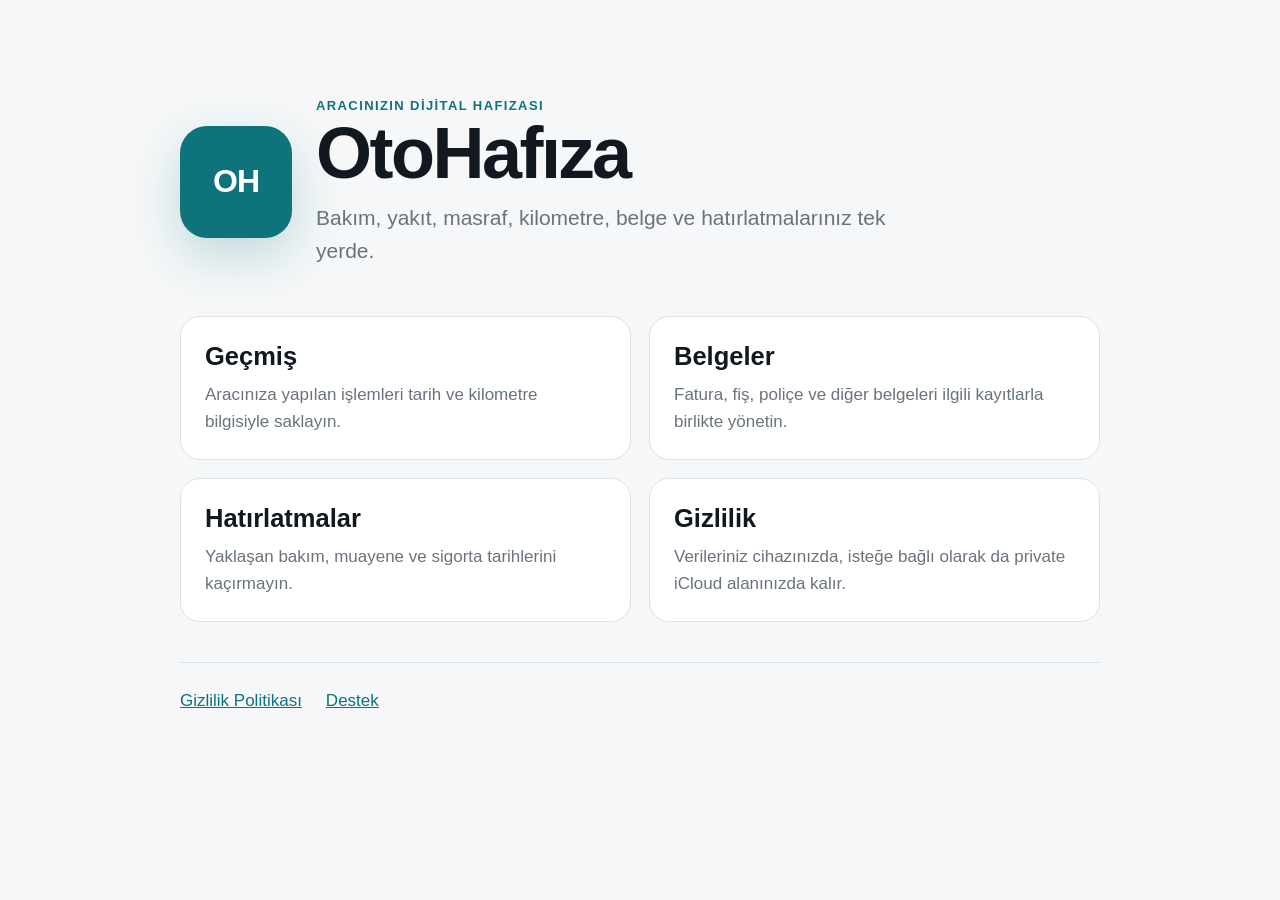
<file: docs/index.html>
<!doctype html>
<html lang="tr">
<head>
  <meta charset="utf-8">
  <meta name="viewport" content="width=device-width, initial-scale=1">
  <meta name="description" content="OtoHafıza araç bakım, masraf, belge ve hatırlatma uygulaması.">
  <title>OtoHafıza</title>
  <link rel="stylesheet" href="styles.css">
</head>
<body>
  <main class="page">
    <header class="hero">
      <div class="mark" aria-hidden="true">OH</div>
      <div>
        <p class="eyebrow">ARACINIZIN DİJİTAL HAFIZASI</p>
        <h1>OtoHafıza</h1>
        <p class="lead">Bakım, yakıt, masraf, kilometre, belge ve hatırlatmalarınız tek yerde.</p>
      </div>
    </header>

    <section class="card-grid" aria-label="Özellikler">
      <article class="card"><h2>Geçmiş</h2><p>Aracınıza yapılan işlemleri tarih ve kilometre bilgisiyle saklayın.</p></article>
      <article class="card"><h2>Belgeler</h2><p>Fatura, fiş, poliçe ve diğer belgeleri ilgili kayıtlarla birlikte yönetin.</p></article>
      <article class="card"><h2>Hatırlatmalar</h2><p>Yaklaşan bakım, muayene ve sigorta tarihlerini kaçırmayın.</p></article>
      <article class="card"><h2>Gizlilik</h2><p>Verileriniz cihazınızda, isteğe bağlı olarak da private iCloud alanınızda kalır.</p></article>
    </section>

    <nav class="links" aria-label="Yasal ve destek bağlantıları">
      <a href="privacy.html">Gizlilik Politikası</a>
      <a href="support.html">Destek</a>
    </nav>
  </main>
</body>
</html>
</file>
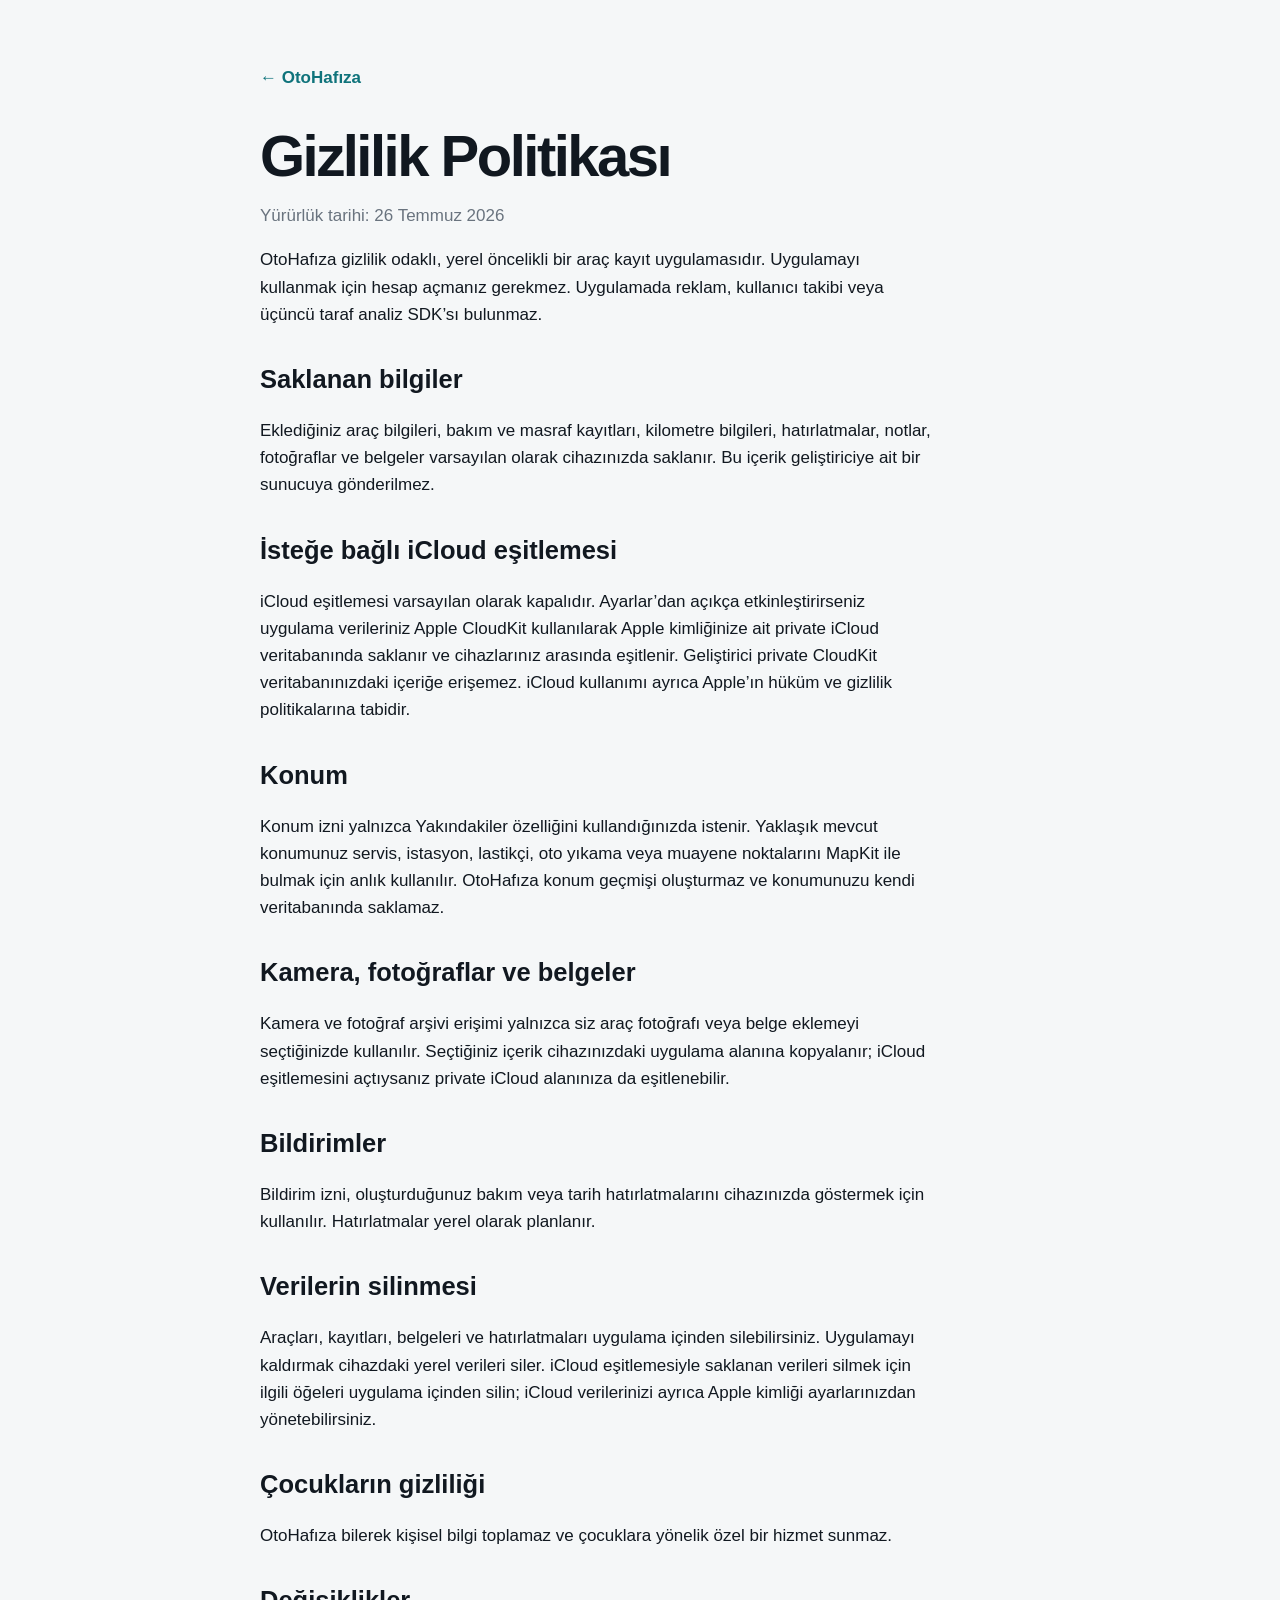
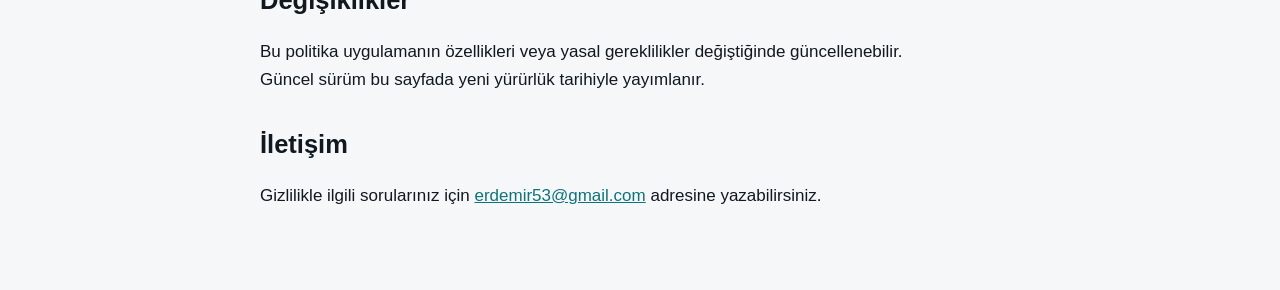
<file: docs/privacy.html>
<!doctype html>
<html lang="tr">
<head>
  <meta charset="utf-8">
  <meta name="viewport" content="width=device-width, initial-scale=1">
  <meta name="description" content="OtoHafıza Gizlilik Politikası">
  <title>Gizlilik Politikası — OtoHafıza</title>
  <link rel="stylesheet" href="styles.css">
</head>
<body>
  <main class="page legal">
    <a class="back" href="index.html">← OtoHafıza</a>
    <h1>Gizlilik Politikası</h1>
    <p class="muted">Yürürlük tarihi: 26 Temmuz 2026</p>

    <p>OtoHafıza gizlilik odaklı, yerel öncelikli bir araç kayıt uygulamasıdır. Uygulamayı kullanmak için hesap açmanız gerekmez. Uygulamada reklam, kullanıcı takibi veya üçüncü taraf analiz SDK’sı bulunmaz.</p>

    <h2>Saklanan bilgiler</h2>
    <p>Eklediğiniz araç bilgileri, bakım ve masraf kayıtları, kilometre bilgileri, hatırlatmalar, notlar, fotoğraflar ve belgeler varsayılan olarak cihazınızda saklanır. Bu içerik geliştiriciye ait bir sunucuya gönderilmez.</p>

    <h2>İsteğe bağlı iCloud eşitlemesi</h2>
    <p>iCloud eşitlemesi varsayılan olarak kapalıdır. Ayarlar’dan açıkça etkinleştirirseniz uygulama verileriniz Apple CloudKit kullanılarak Apple kimliğinize ait private iCloud veritabanında saklanır ve cihazlarınız arasında eşitlenir. Geliştirici private CloudKit veritabanınızdaki içeriğe erişemez. iCloud kullanımı ayrıca Apple’ın hüküm ve gizlilik politikalarına tabidir.</p>

    <h2>Konum</h2>
    <p>Konum izni yalnızca Yakındakiler özelliğini kullandığınızda istenir. Yaklaşık mevcut konumunuz servis, istasyon, lastikçi, oto yıkama veya muayene noktalarını MapKit ile bulmak için anlık kullanılır. OtoHafıza konum geçmişi oluşturmaz ve konumunuzu kendi veritabanında saklamaz.</p>

    <h2>Kamera, fotoğraflar ve belgeler</h2>
    <p>Kamera ve fotoğraf arşivi erişimi yalnızca siz araç fotoğrafı veya belge eklemeyi seçtiğinizde kullanılır. Seçtiğiniz içerik cihazınızdaki uygulama alanına kopyalanır; iCloud eşitlemesini açtıysanız private iCloud alanınıza da eşitlenebilir.</p>

    <h2>Bildirimler</h2>
    <p>Bildirim izni, oluşturduğunuz bakım veya tarih hatırlatmalarını cihazınızda göstermek için kullanılır. Hatırlatmalar yerel olarak planlanır.</p>

    <h2>Verilerin silinmesi</h2>
    <p>Araçları, kayıtları, belgeleri ve hatırlatmaları uygulama içinden silebilirsiniz. Uygulamayı kaldırmak cihazdaki yerel verileri siler. iCloud eşitlemesiyle saklanan verileri silmek için ilgili öğeleri uygulama içinden silin; iCloud verilerinizi ayrıca Apple kimliği ayarlarınızdan yönetebilirsiniz.</p>

    <h2>Çocukların gizliliği</h2>
    <p>OtoHafıza bilerek kişisel bilgi toplamaz ve çocuklara yönelik özel bir hizmet sunmaz.</p>

    <h2>Değişiklikler</h2>
    <p>Bu politika uygulamanın özellikleri veya yasal gereklilikler değiştiğinde güncellenebilir. Güncel sürüm bu sayfada yeni yürürlük tarihiyle yayımlanır.</p>

    <h2>İletişim</h2>
    <p>Gizlilikle ilgili sorularınız için <a href="mailto:erdemir53@gmail.com">erdemir53@gmail.com</a> adresine yazabilirsiniz.</p>
  </main>
</body>
</html>
</file>
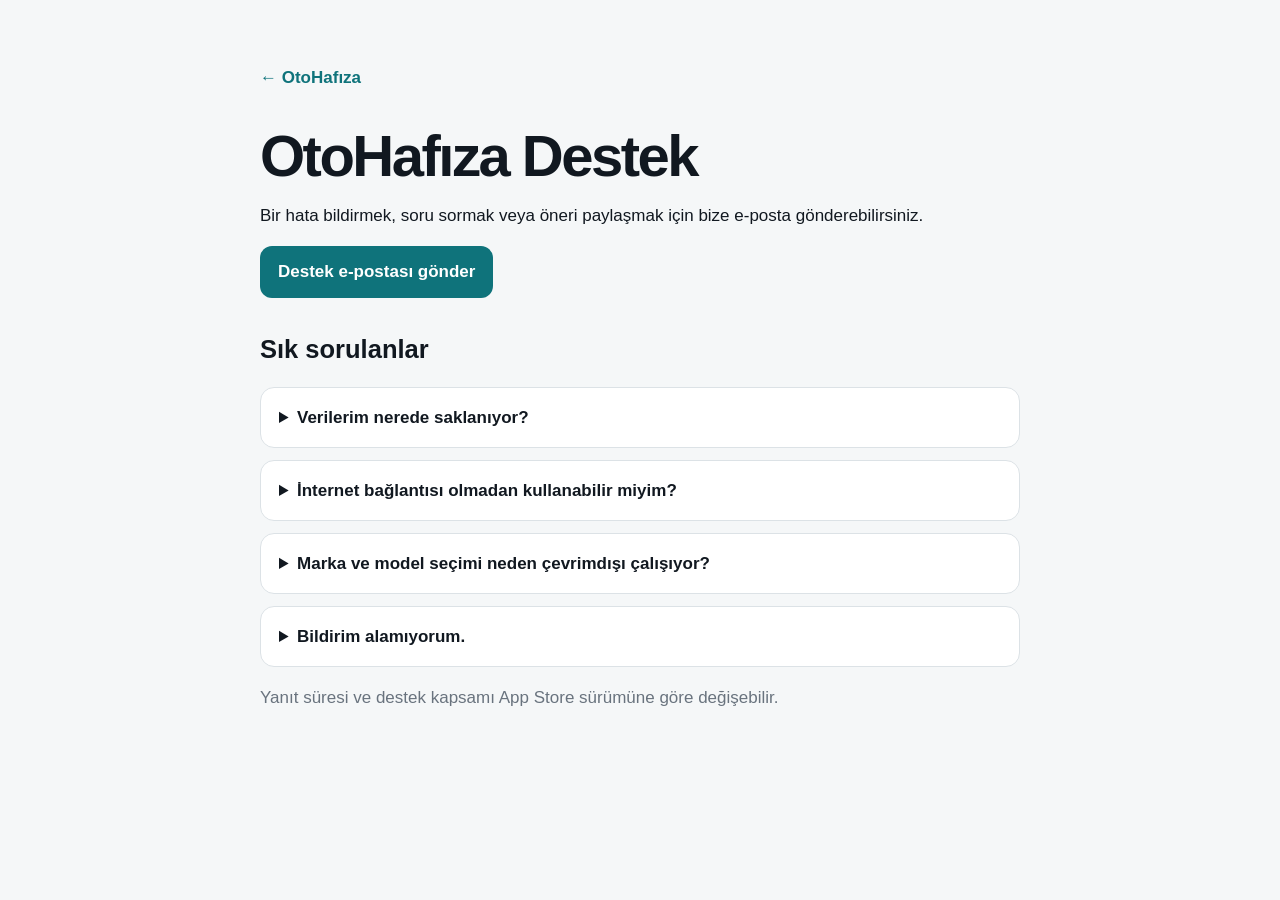
<file: docs/support.html>
<!doctype html>
<html lang="tr">
<head>
  <meta charset="utf-8">
  <meta name="viewport" content="width=device-width, initial-scale=1">
  <meta name="description" content="OtoHafıza destek sayfası">
  <title>Destek — OtoHafıza</title>
  <link rel="stylesheet" href="styles.css">
</head>
<body>
  <main class="page legal">
    <a class="back" href="index.html">← OtoHafıza</a>
    <h1>OtoHafıza Destek</h1>
    <p>Bir hata bildirmek, soru sormak veya öneri paylaşmak için bize e-posta gönderebilirsiniz.</p>
    <p><a class="button" href="mailto:erdemir53@gmail.com?subject=OtoHaf%C4%B1za%20Destek">Destek e-postası gönder</a></p>

    <h2>Sık sorulanlar</h2>
    <details>
      <summary>Verilerim nerede saklanıyor?</summary>
      <p>Veriler varsayılan olarak cihazınızda saklanır. Ayarlar’dan iCloud eşitlemesini açarsanız Apple kimliğinize ait private CloudKit veritabanına eşitlenir.</p>
    </details>
    <details>
      <summary>İnternet bağlantısı olmadan kullanabilir miyim?</summary>
      <p>Evet. Temel araç, kayıt, belge ve hatırlatma özellikleri çevrimdışı çalışır. Yakındakiler ve iCloud eşitlemesi ağ bağlantısı gerektirir.</p>
    </details>
    <details>
      <summary>Marka ve model seçimi neden çevrimdışı çalışıyor?</summary>
      <p>Türkiye araç kataloğu uygulamanın içinde yer alır; marka, model ve yıl seçmek için harici bir katalog servisine ihtiyaç yoktur.</p>
    </details>
    <details>
      <summary>Bildirim alamıyorum.</summary>
      <p>iPhone Ayarları → Bildirimler → OtoHafıza bölümünde bildirimlere izin verildiğini doğrulayın. Kilometre bazlı hatırlatmalar güncel kilometre girişinize göre uygulama içinde hesaplanır.</p>
    </details>

    <p class="muted">Yanıt süresi ve destek kapsamı App Store sürümüne göre değişebilir.</p>
  </main>
</body>
</html>
</file>
<file: docs/styles.css>
:root {
  color-scheme: light dark;
  --accent: #0f737b;
  --accent-soft: #e6f3f4;
  --background: #f5f7f8;
  --surface: #ffffff;
  --text: #111820;
  --muted: #69737e;
  --border: #dce2e6;
}

* { box-sizing: border-box; }

body {
  margin: 0;
  background: var(--background);
  color: var(--text);
  font: 17px/1.6 -apple-system, BlinkMacSystemFont, "Segoe UI", sans-serif;
}

a { color: var(--accent); }

.page {
  width: min(920px, calc(100% - 40px));
  margin: 0 auto;
  padding: 64px 0;
}

.hero {
  display: flex;
  align-items: center;
  gap: 24px;
  padding: 32px 0 48px;
}

.mark {
  display: grid;
  place-items: center;
  width: 112px;
  height: 112px;
  flex: 0 0 112px;
  border-radius: 27px;
  background: var(--accent);
  color: white;
  font-size: 32px;
  font-weight: 800;
  letter-spacing: -1px;
  box-shadow: 0 18px 48px rgb(15 115 123 / 22%);
}

.eyebrow {
  margin: 0;
  color: var(--accent);
  font-size: 13px;
  font-weight: 750;
  letter-spacing: 1.4px;
}

h1 {
  margin: 0 0 12px;
  font-size: clamp(42px, 8vw, 72px);
  line-height: 1;
  letter-spacing: -2.5px;
}

h2 { margin-top: 36px; line-height: 1.25; }

.lead { max-width: 620px; margin: 0; color: var(--muted); font-size: 21px; }

.card-grid {
  display: grid;
  grid-template-columns: repeat(2, minmax(0, 1fr));
  gap: 18px;
}

.card {
  padding: 24px;
  border: 1px solid var(--border);
  border-radius: 20px;
  background: var(--surface);
}

.card h2 { margin: 0 0 8px; }
.card p { margin: 0; color: var(--muted); }

.links {
  display: flex;
  gap: 24px;
  margin-top: 40px;
  padding-top: 24px;
  border-top: 1px solid var(--border);
}

.legal { max-width: 760px; }
.legal h1 { margin-top: 36px; font-size: clamp(38px, 7vw, 58px); }
.legal p, .legal li { max-width: 72ch; }
.muted { color: var(--muted); }
.back { text-decoration: none; font-weight: 650; }

.button {
  display: inline-block;
  padding: 12px 18px;
  border-radius: 12px;
  background: var(--accent);
  color: white;
  font-weight: 700;
  text-decoration: none;
}

details {
  margin: 12px 0;
  padding: 16px 18px;
  border: 1px solid var(--border);
  border-radius: 14px;
  background: var(--surface);
}

summary { cursor: pointer; font-weight: 700; }

@media (max-width: 620px) {
  .page { padding: 36px 0; }
  .hero { align-items: flex-start; flex-direction: column; padding-top: 12px; }
  .mark { width: 88px; height: 88px; flex-basis: 88px; border-radius: 22px; }
  .card-grid { grid-template-columns: 1fr; }
  .links { align-items: flex-start; flex-direction: column; gap: 10px; }
}

@media (prefers-color-scheme: dark) {
  :root {
    --background: #0f1316;
    --surface: #171d21;
    --text: #f4f7f8;
    --muted: #a8b1b9;
    --border: #30383e;
    --accent-soft: #143a3e;
  }
}
</file>
